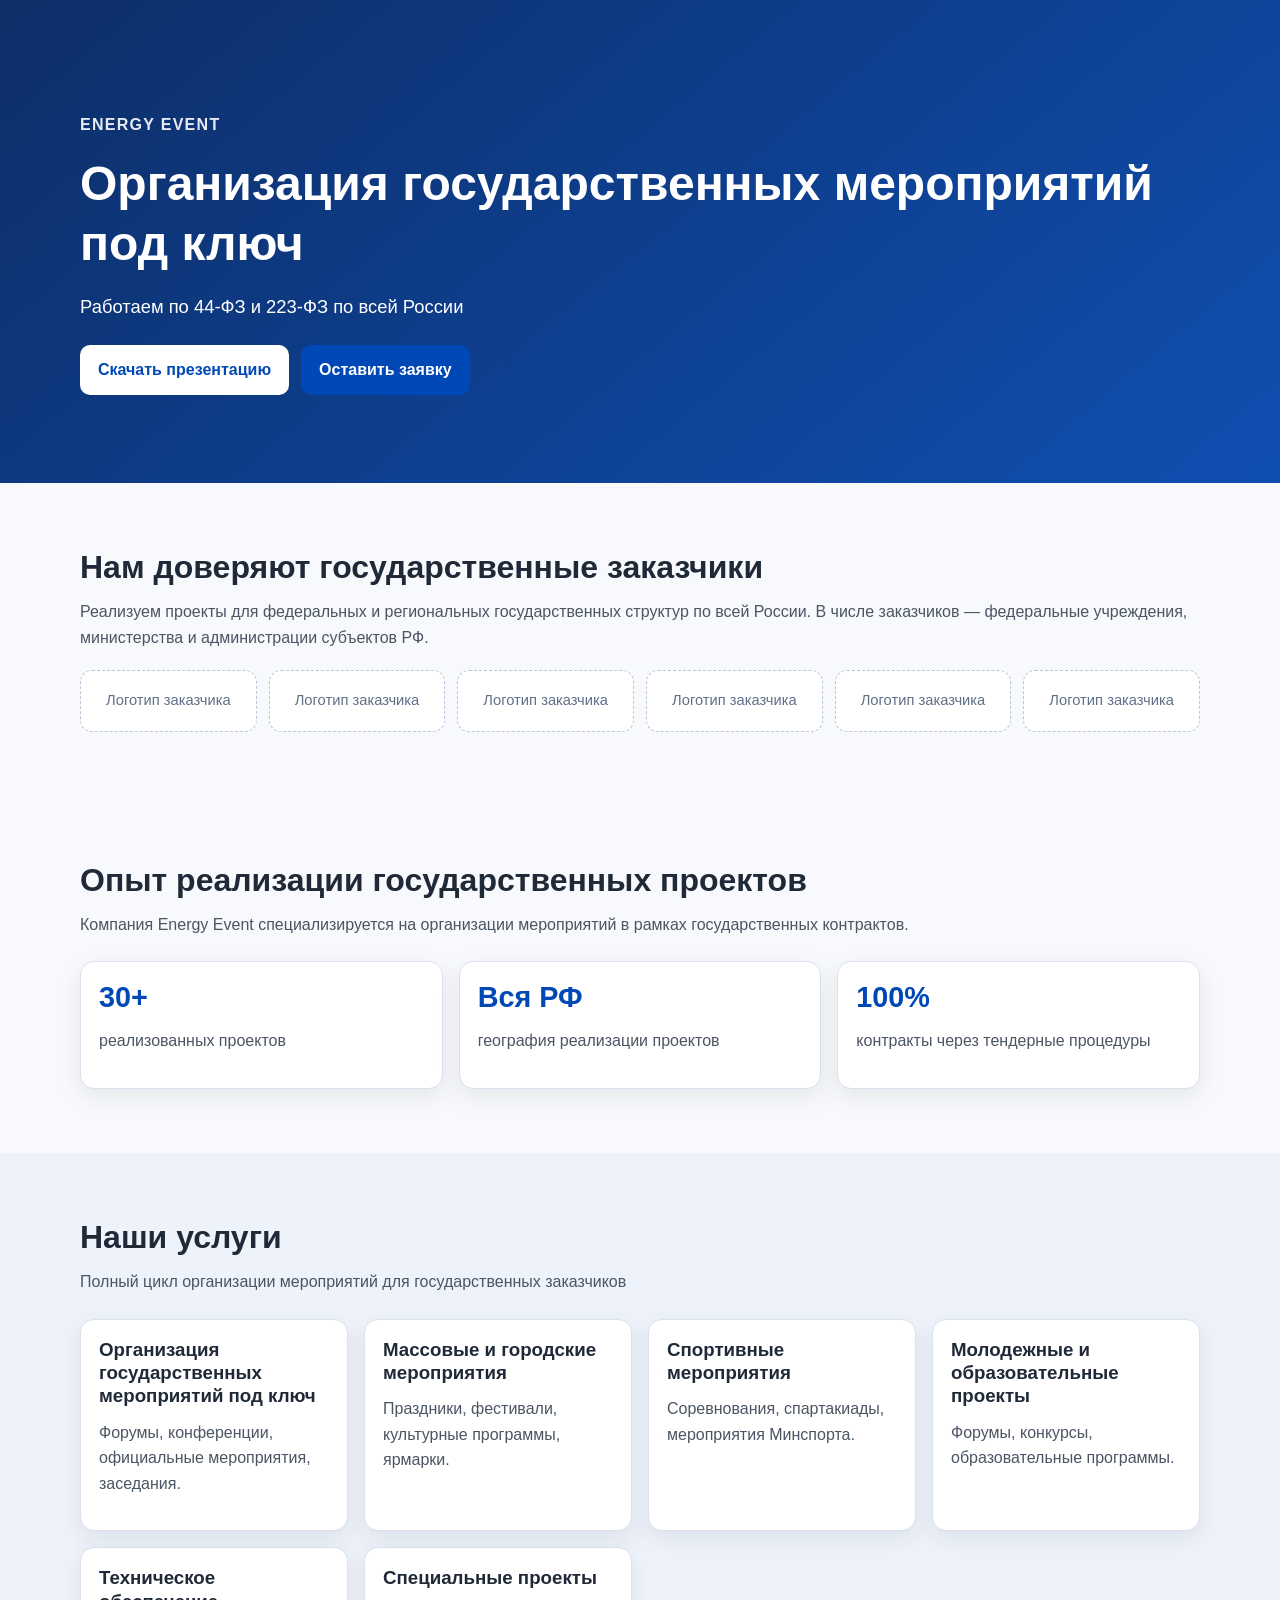
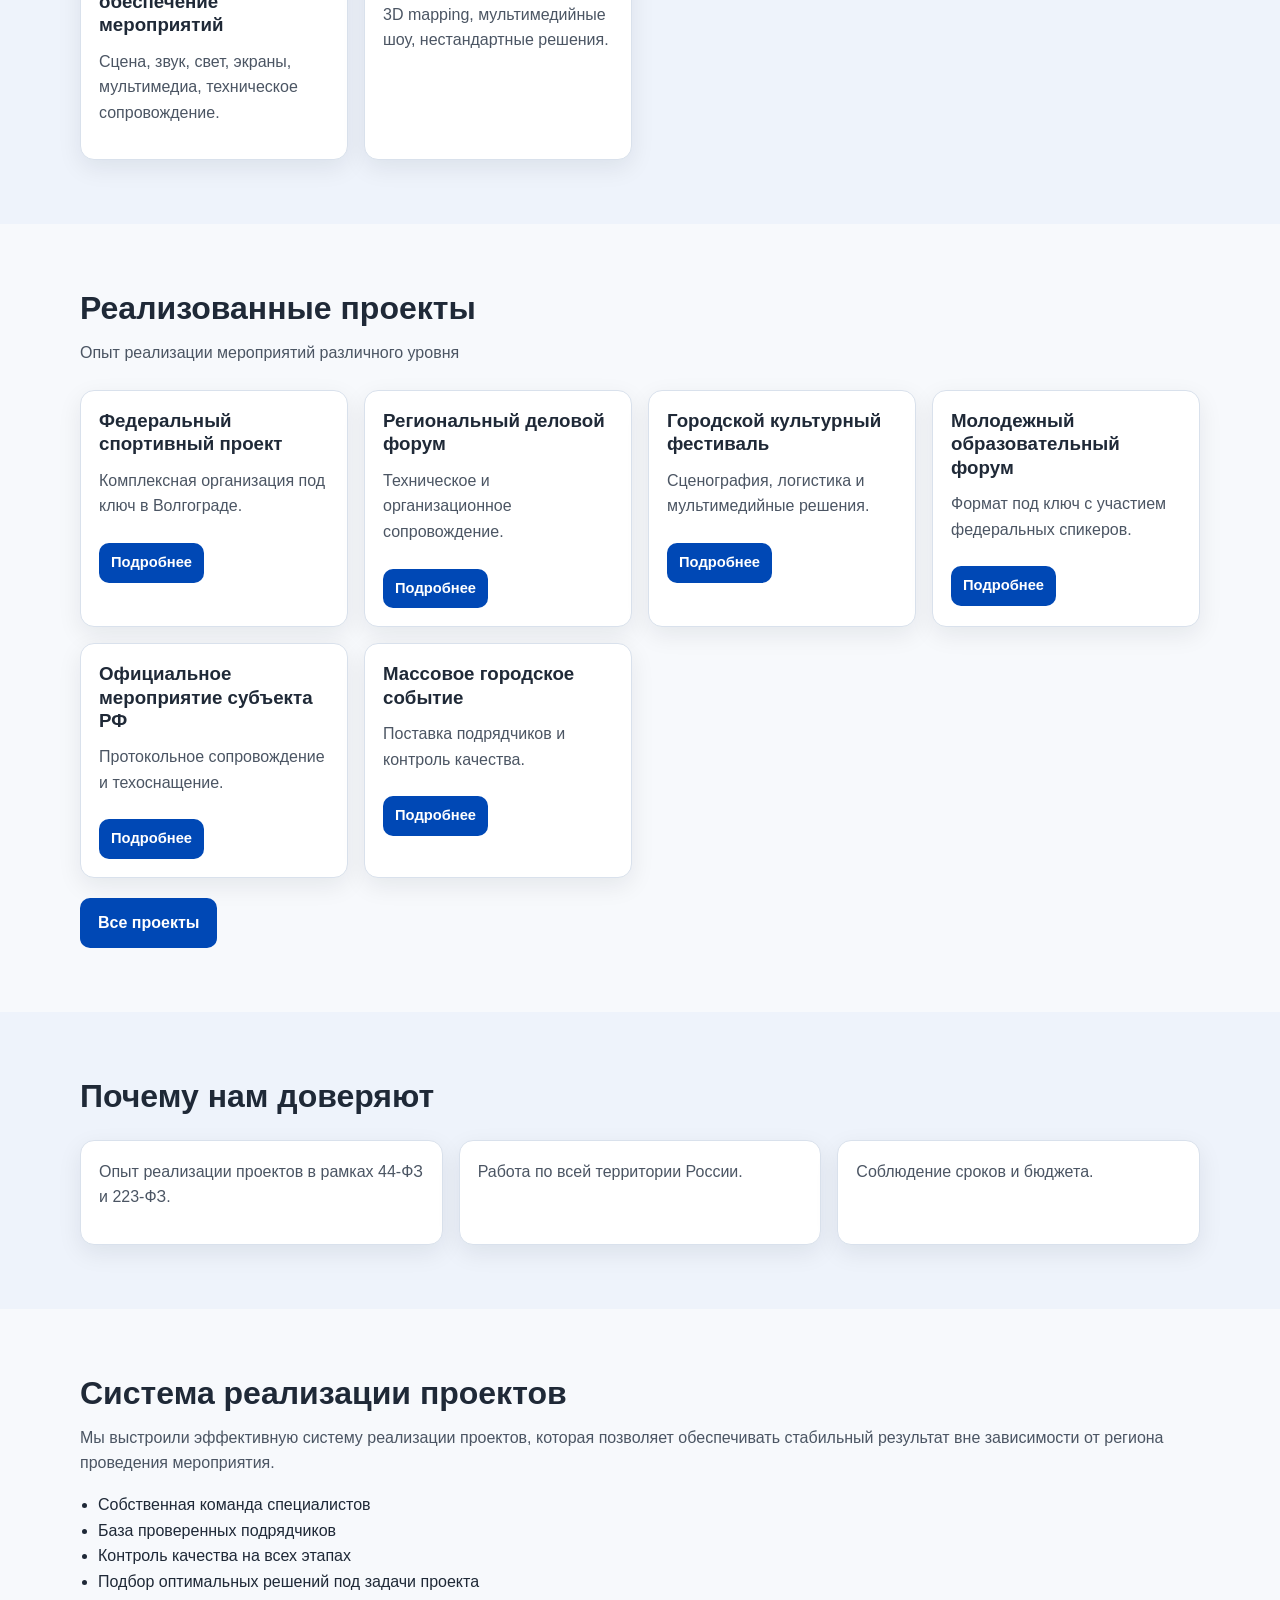
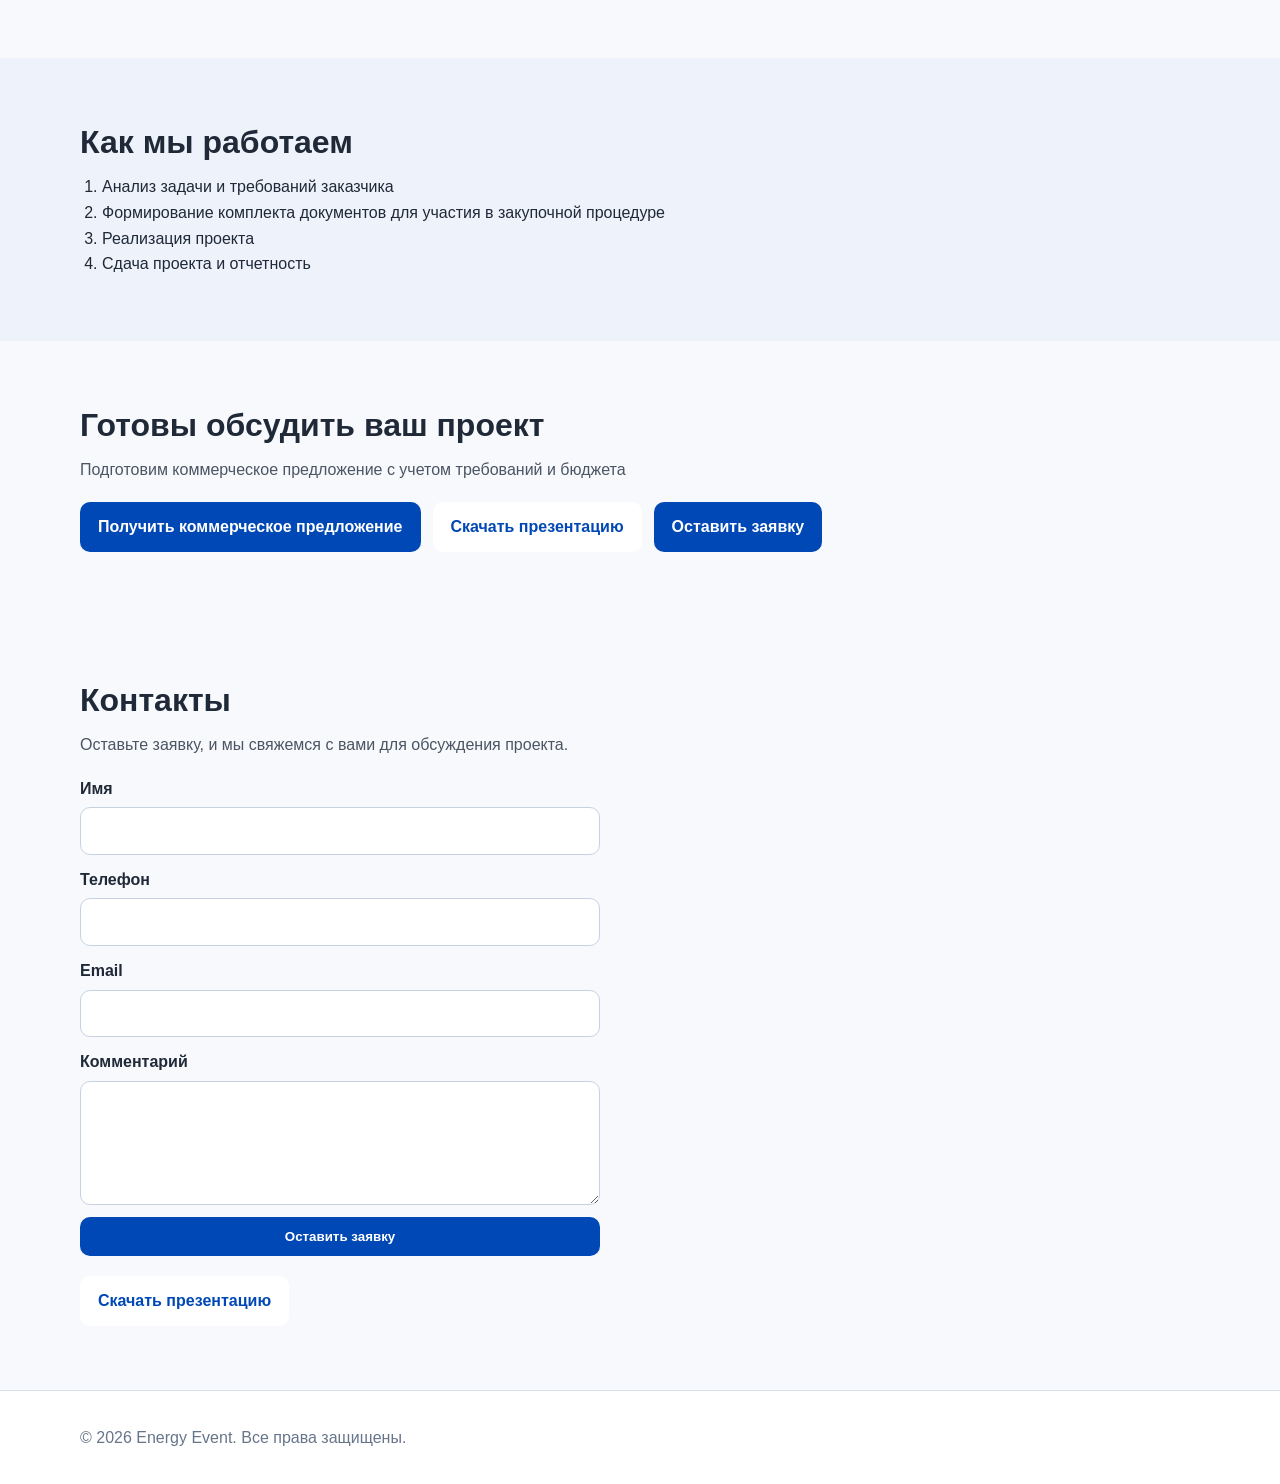
<file: index.html>
<!doctype html>
<html lang="ru">
  <head>
    <meta charset="UTF-8" />
    <meta name="viewport" content="width=device-width, initial-scale=1.0" />
    <title>Energy Event — Организация государственных мероприятий</title>
    <link rel="stylesheet" href="styles.css" />
  </head>
  <body>
    <header class="hero">
      <div class="container hero__content">
        <p class="eyebrow">Energy Event</p>
        <h1>Организация государственных мероприятий под ключ</h1>
        <p class="subtitle">Работаем по 44-ФЗ и 223-ФЗ по всей России</p>
        <div class="hero__actions">
          <a class="btn btn--secondary" href="docs/presentation.pdf" download>Скачать презентацию</a>
          <a class="btn" href="#contact">Оставить заявку</a>
        </div>
      </div>
    </header>

    <main>
      <section class="section trust">
        <div class="container">
          <h2>Нам доверяют государственные заказчики</h2>
          <p>
            Реализуем проекты для федеральных и региональных государственных структур по всей России.
            В числе заказчиков — федеральные учреждения, министерства и администрации субъектов РФ.
          </p>
          <div class="logos">
            <div class="logo-card">Логотип заказчика</div>
            <div class="logo-card">Логотип заказчика</div>
            <div class="logo-card">Логотип заказчика</div>
            <div class="logo-card">Логотип заказчика</div>
            <div class="logo-card">Логотип заказчика</div>
            <div class="logo-card">Логотип заказчика</div>
          </div>
        </div>
      </section>

      <section class="section">
        <div class="container">
          <h2>Опыт реализации государственных проектов</h2>
          <p>Компания Energy Event специализируется на организации мероприятий в рамках государственных контрактов.</p>
          <div class="cards cards--3">
            <article class="card stat-card">
              <h3>30+</h3>
              <p>реализованных проектов</p>
            </article>
            <article class="card stat-card">
              <h3>Вся РФ</h3>
              <p>география реализации проектов</p>
            </article>
            <article class="card stat-card">
              <h3>100%</h3>
              <p>контракты через тендерные процедуры</p>
            </article>
          </div>
        </div>
      </section>

      <section class="section section--muted">
        <div class="container">
          <h2>Наши услуги</h2>
          <p>Полный цикл организации мероприятий для государственных заказчиков</p>
          <div class="cards cards--3">
            <article class="card">
              <h3>Организация государственных мероприятий под ключ</h3>
              <p>Форумы, конференции, официальные мероприятия, заседания.</p>
            </article>
            <article class="card">
              <h3>Массовые и городские мероприятия</h3>
              <p>Праздники, фестивали, культурные программы, ярмарки.</p>
            </article>
            <article class="card">
              <h3>Спортивные мероприятия</h3>
              <p>Соревнования, спартакиады, мероприятия Минспорта.</p>
            </article>
            <article class="card">
              <h3>Молодежные и образовательные проекты</h3>
              <p>Форумы, конкурсы, образовательные программы.</p>
            </article>
            <article class="card">
              <h3>Техническое обеспечение мероприятий</h3>
              <p>Сцена, звук, свет, экраны, мультимедиа, техническое сопровождение.</p>
            </article>
            <article class="card">
              <h3>Специальные проекты</h3>
              <p>3D mapping, мультимедийные шоу, нестандартные решения.</p>
            </article>
          </div>
        </div>
      </section>

      <section class="section">
        <div class="container">
          <h2>Реализованные проекты</h2>
          <p>Опыт реализации мероприятий различного уровня</p>
          <div class="cards cards--3">
            <article class="card case-card">
              <h3>Федеральный спортивный проект</h3>
              <p>Комплексная организация под ключ в Волгограде.</p>
              <a class="btn btn--small" href="projects.html">Подробнее</a>
            </article>
            <article class="card case-card">
              <h3>Региональный деловой форум</h3>
              <p>Техническое и организационное сопровождение.</p>
              <a class="btn btn--small" href="projects.html">Подробнее</a>
            </article>
            <article class="card case-card">
              <h3>Городской культурный фестиваль</h3>
              <p>Сценография, логистика и мультимедийные решения.</p>
              <a class="btn btn--small" href="projects.html">Подробнее</a>
            </article>
            <article class="card case-card">
              <h3>Молодежный образовательный форум</h3>
              <p>Формат под ключ с участием федеральных спикеров.</p>
              <a class="btn btn--small" href="projects.html">Подробнее</a>
            </article>
            <article class="card case-card">
              <h3>Официальное мероприятие субъекта РФ</h3>
              <p>Протокольное сопровождение и техоснащение.</p>
              <a class="btn btn--small" href="projects.html">Подробнее</a>
            </article>
            <article class="card case-card">
              <h3>Массовое городское событие</h3>
              <p>Поставка подрядчиков и контроль качества.</p>
              <a class="btn btn--small" href="projects.html">Подробнее</a>
            </article>
          </div>
          <div class="section__actions">
            <a class="btn" href="projects.html">Все проекты</a>
          </div>
        </div>
      </section>

      <section class="section section--muted">
        <div class="container">
          <h2>Почему нам доверяют</h2>
          <div class="cards cards--3">
            <article class="card">
              <p>Опыт реализации проектов в рамках 44-ФЗ и 223-ФЗ.</p>
            </article>
            <article class="card">
              <p>Работа по всей территории России.</p>
            </article>
            <article class="card">
              <p>Соблюдение сроков и бюджета.</p>
            </article>
          </div>
        </div>
      </section>

      <section class="section">
        <div class="container">
          <h2>Система реализации проектов</h2>
          <p>
            Мы выстроили эффективную систему реализации проектов, которая позволяет обеспечивать стабильный результат
            вне зависимости от региона проведения мероприятия.
          </p>
          <ul class="list">
            <li>Собственная команда специалистов</li>
            <li>База проверенных подрядчиков</li>
            <li>Контроль качества на всех этапах</li>
            <li>Подбор оптимальных решений под задачи проекта</li>
          </ul>
        </div>
      </section>

      <section class="section section--muted">
        <div class="container">
          <h2>Как мы работаем</h2>
          <ol class="list list--ordered">
            <li>Анализ задачи и требований заказчика</li>
            <li>Формирование комплекта документов для участия в закупочной процедуре</li>
            <li>Реализация проекта</li>
            <li>Сдача проекта и отчетность</li>
          </ol>
        </div>
      </section>

      <section class="section cta">
        <div class="container">
          <h2>Готовы обсудить ваш проект</h2>
          <p>Подготовим коммерческое предложение с учетом требований и бюджета</p>
          <div class="hero__actions">
            <a class="btn" href="#contact">Получить коммерческое предложение</a>
            <a class="btn btn--secondary" href="docs/presentation.pdf" download>Скачать презентацию</a>
            <a class="btn" href="#contact">Оставить заявку</a>
          </div>
        </div>
      </section>

      <section class="section" id="contact">
        <div class="container">
          <h2>Контакты</h2>
          <p>Оставьте заявку, и мы свяжемся с вами для обсуждения проекта.</p>
          <form class="form" id="lead-form">
            <label>
              Имя
              <input type="text" name="name" required />
            </label>
            <label>
              Телефон
              <input type="tel" name="phone" required />
            </label>
            <label>
              Email
              <input type="email" name="email" />
            </label>
            <label>
              Комментарий
              <textarea name="comment" rows="4"></textarea>
            </label>
            <button class="btn" type="submit">Оставить заявку</button>
          </form>
          <div class="section__actions">
            <a class="btn btn--secondary" href="docs/presentation.pdf" download>Скачать презентацию</a>
          </div>
        </div>
      </section>
    </main>

    <footer class="footer">
      <div class="container">
        <p>© <span id="year"></span> Energy Event. Все права защищены.</p>
      </div>
    </footer>

    <script src="script.js"></script>
  </body>
</html>
</file>
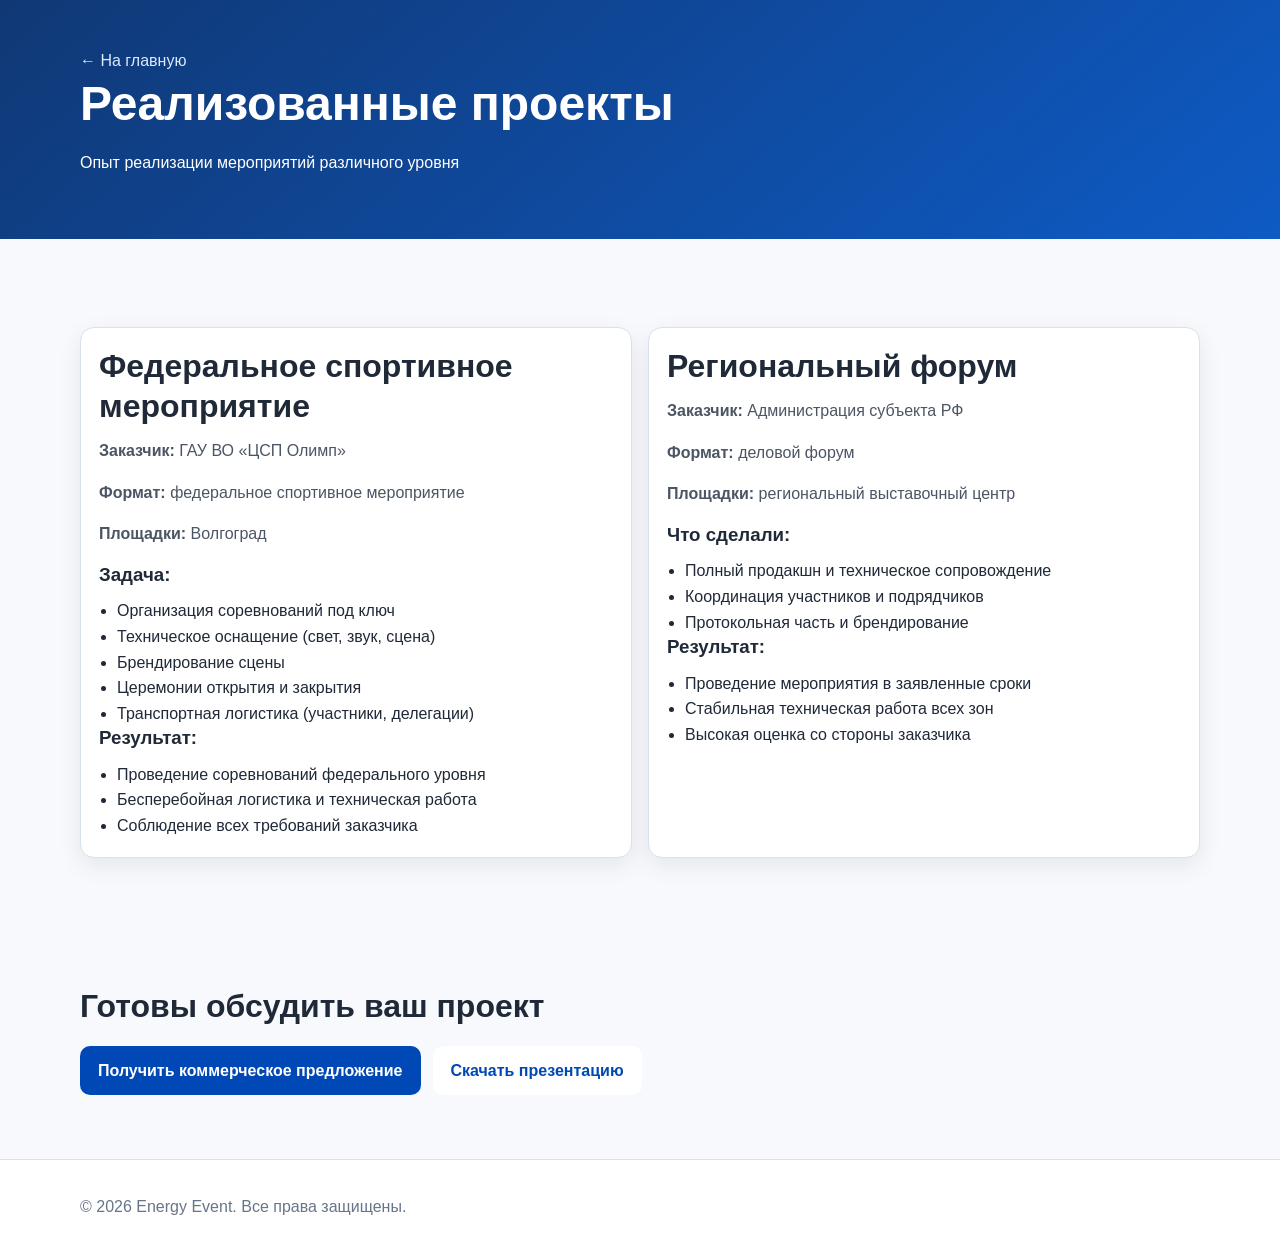
<file: projects.html>
<!doctype html>
<html lang="ru">
  <head>
    <meta charset="UTF-8" />
    <meta name="viewport" content="width=device-width, initial-scale=1.0" />
    <title>Реализованные проекты — Energy Event</title>
    <link rel="stylesheet" href="styles.css" />
  </head>
  <body>
    <header class="subheader">
      <div class="container">
        <a class="link-back" href="index.html">← На главную</a>
        <h1>Реализованные проекты</h1>
        <p>Опыт реализации мероприятий различного уровня</p>
      </div>
    </header>

    <main>
      <section class="section">
        <div class="container cards cards--2">
          <article class="card project-detail">
            <h2>Федеральное спортивное мероприятие</h2>
            <p><strong>Заказчик:</strong> ГАУ ВО «ЦСП Олимп»</p>
            <p><strong>Формат:</strong> федеральное спортивное мероприятие</p>
            <p><strong>Площадки:</strong> Волгоград</p>
            <h3>Задача:</h3>
            <ul class="list">
              <li>Организация соревнований под ключ</li>
              <li>Техническое оснащение (свет, звук, сцена)</li>
              <li>Брендирование сцены</li>
              <li>Церемонии открытия и закрытия</li>
              <li>Транспортная логистика (участники, делегации)</li>
            </ul>
            <h3>Результат:</h3>
            <ul class="list">
              <li>Проведение соревнований федерального уровня</li>
              <li>Бесперебойная логистика и техническая работа</li>
              <li>Соблюдение всех требований заказчика</li>
            </ul>
          </article>

          <article class="card project-detail">
            <h2>Региональный форум</h2>
            <p><strong>Заказчик:</strong> Администрация субъекта РФ</p>
            <p><strong>Формат:</strong> деловой форум</p>
            <p><strong>Площадки:</strong> региональный выставочный центр</p>
            <h3>Что сделали:</h3>
            <ul class="list">
              <li>Полный продакшн и техническое сопровождение</li>
              <li>Координация участников и подрядчиков</li>
              <li>Протокольная часть и брендирование</li>
            </ul>
            <h3>Результат:</h3>
            <ul class="list">
              <li>Проведение мероприятия в заявленные сроки</li>
              <li>Стабильная техническая работа всех зон</li>
              <li>Высокая оценка со стороны заказчика</li>
            </ul>
          </article>
        </div>
      </section>

      <section class="section cta">
        <div class="container">
          <h2>Готовы обсудить ваш проект</h2>
          <div class="hero__actions">
            <a class="btn" href="index.html#contact">Получить коммерческое предложение</a>
            <a class="btn btn--secondary" href="docs/presentation.pdf" download>Скачать презентацию</a>
          </div>
        </div>
      </section>
    </main>

    <footer class="footer">
      <div class="container">
        <p>© <span id="year"></span> Energy Event. Все права защищены.</p>
      </div>
    </footer>

    <script src="script.js"></script>
  </body>
</html>
</file>
<file: styles.css>
:root {
  --bg: #f7f9fc;
  --surface: #ffffff;
  --text: #1f2937;
  --muted: #4b5563;
  --primary: #0048b5;
  --primary-dark: #00378b;
  --border: #d9e1ec;
  --shadow: 0 8px 24px rgba(15, 23, 42, 0.08);
}

* {
  box-sizing: border-box;
}

body {
  margin: 0;
  font-family: -apple-system, BlinkMacSystemFont, "Segoe UI", Roboto, sans-serif;
  line-height: 1.6;
  color: var(--text);
  background: var(--bg);
}

.container {
  width: min(1120px, 92%);
  margin: 0 auto;
}

.hero {
  background: linear-gradient(140deg, #0d2e68, #0f4fb2);
  color: #fff;
  padding: 96px 0 88px;
}

.subheader {
  background: linear-gradient(140deg, #103875, #0e5bc5);
  color: #fff;
  padding: 48px 0;
}

.eyebrow {
  text-transform: uppercase;
  letter-spacing: 0.08em;
  font-weight: 700;
  opacity: 0.9;
}

h1,
h2,
h3 {
  line-height: 1.25;
  margin: 0 0 12px;
}

h1 {
  font-size: clamp(2rem, 4vw, 3rem);
}

h2 {
  font-size: clamp(1.5rem, 2.6vw, 2rem);
}

.subtitle {
  font-size: 1.15rem;
  max-width: 760px;
  margin-bottom: 24px;
}

.section {
  padding: 64px 0;
}

.section--muted {
  background: #eef3fb;
}

.section p {
  margin-top: 0;
  color: var(--muted);
}

.hero__actions,
.section__actions {
  display: flex;
  flex-wrap: wrap;
  gap: 12px;
  margin-top: 20px;
}

.btn {
  display: inline-block;
  background: var(--primary);
  color: #fff;
  padding: 12px 18px;
  border-radius: 10px;
  text-decoration: none;
  border: 0;
  cursor: pointer;
  font-weight: 600;
  transition: background 0.2s ease;
}

.btn:hover {
  background: var(--primary-dark);
}

.btn--secondary {
  background: #fff;
  color: var(--primary);
}

.btn--secondary:hover {
  background: #e9f0ff;
}

.btn--small {
  padding: 8px 12px;
  font-size: 0.92rem;
  margin-top: 8px;
}

.cards {
  display: grid;
  gap: 16px;
  margin-top: 24px;
}

.cards--2 {
  grid-template-columns: repeat(auto-fit, minmax(300px, 1fr));
}

.cards--3 {
  grid-template-columns: repeat(auto-fit, minmax(220px, 1fr));
}

.card {
  background: var(--surface);
  border: 1px solid var(--border);
  border-radius: 14px;
  padding: 18px;
  box-shadow: var(--shadow);
}

.case-card {
  transition: transform 0.2s ease, box-shadow 0.2s ease;
}

.case-card:hover {
  transform: translateY(-4px);
  box-shadow: 0 12px 32px rgba(15, 23, 42, 0.14);
}

.stat-card h3 {
  font-size: 1.8rem;
  color: var(--primary);
}

.logos {
  display: grid;
  grid-template-columns: repeat(auto-fit, minmax(160px, 1fr));
  gap: 12px;
  margin-top: 20px;
}

.logo-card {
  background: #fff;
  border: 1px dashed #b9c6d8;
  border-radius: 12px;
  padding: 18px;
  text-align: center;
  color: #607089;
  font-size: 0.92rem;
}

.list {
  margin: 8px 0 0;
  padding-left: 18px;
}

.list--ordered {
  padding-left: 22px;
}

.form {
  margin-top: 18px;
  display: grid;
  gap: 12px;
  max-width: 520px;
}

label {
  display: grid;
  gap: 6px;
  font-weight: 600;
}

input,
textarea {
  border: 1px solid #c7d2e0;
  border-radius: 10px;
  padding: 10px 12px;
  font: inherit;
}

.footer {
  border-top: 1px solid var(--border);
  background: #fff;
  padding: 18px 0;
  color: #67758a;
}

.link-back {
  color: #dbeafe;
  text-decoration: none;
}

.link-back:hover {
  text-decoration: underline;
}

@media (max-width: 640px) {
  .hero {
    padding-top: 72px;
  }

  .section {
    padding: 52px 0;
  }
}
</file>
